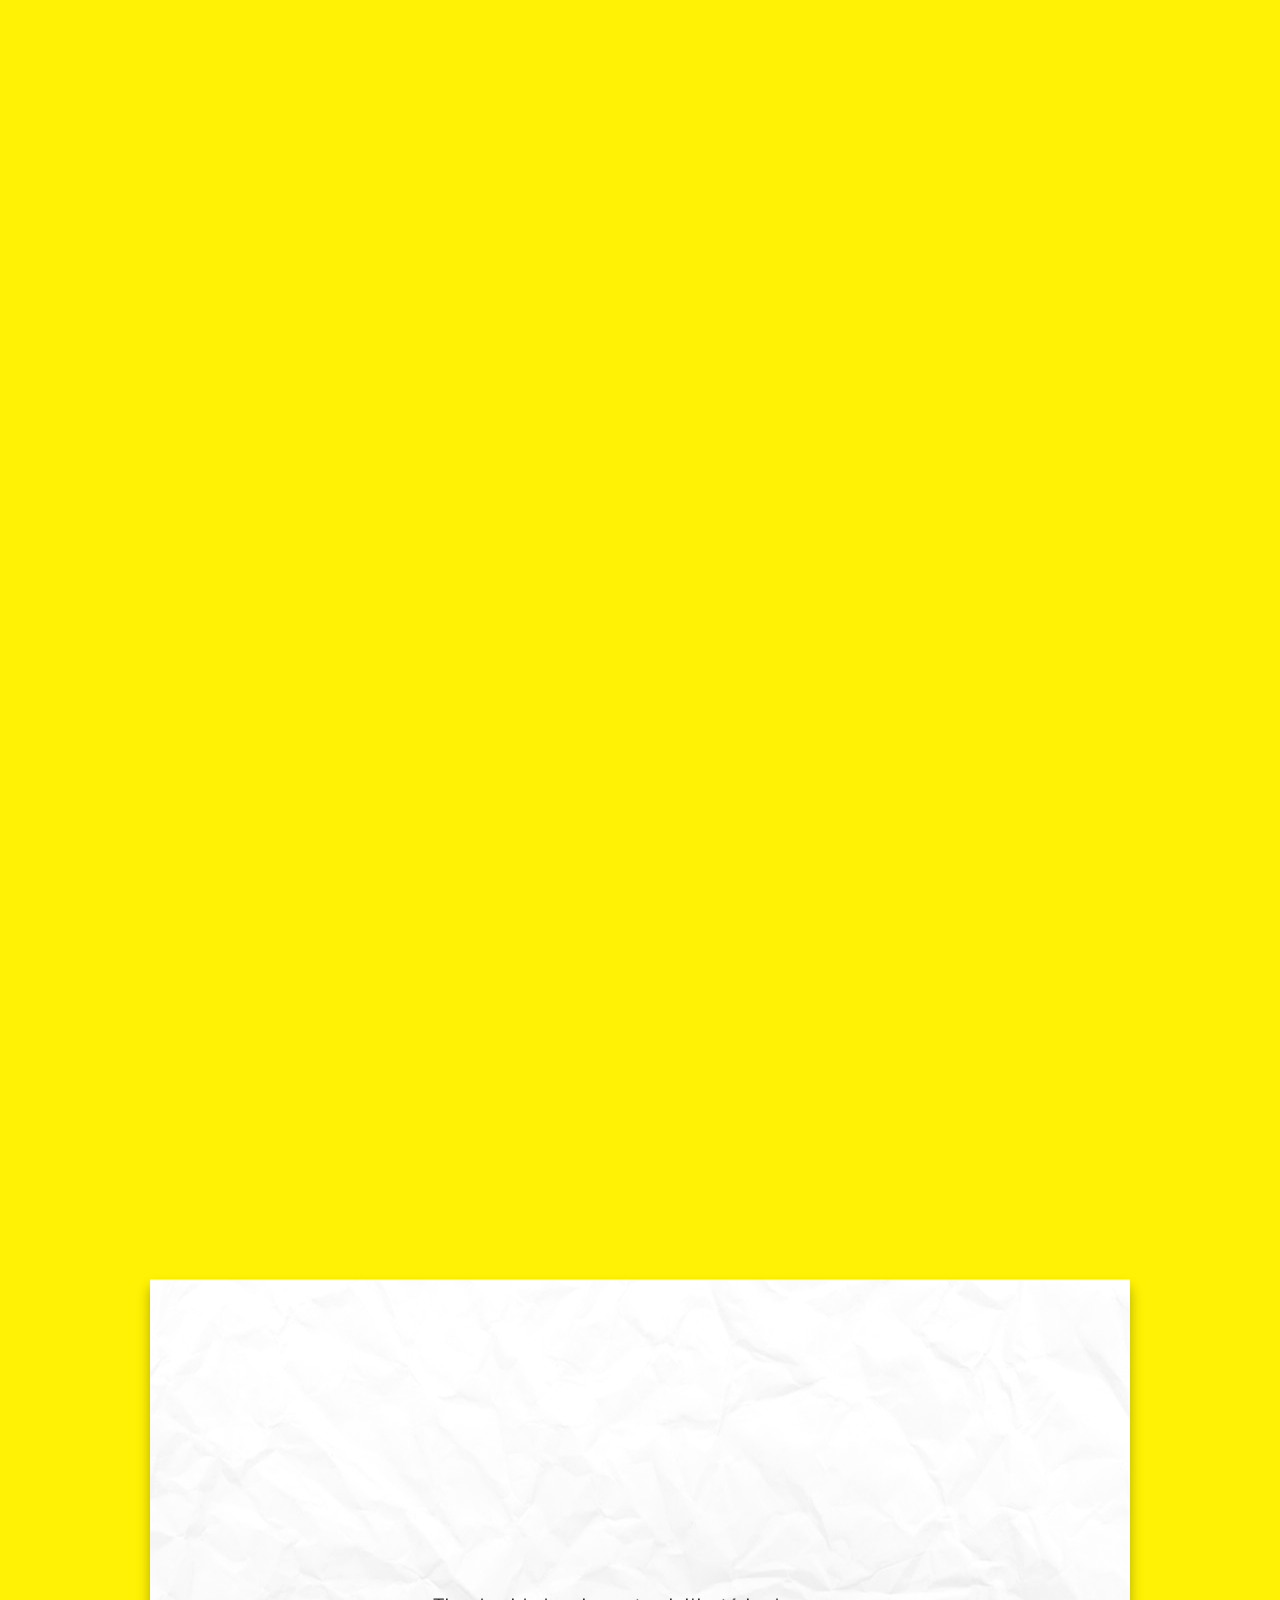
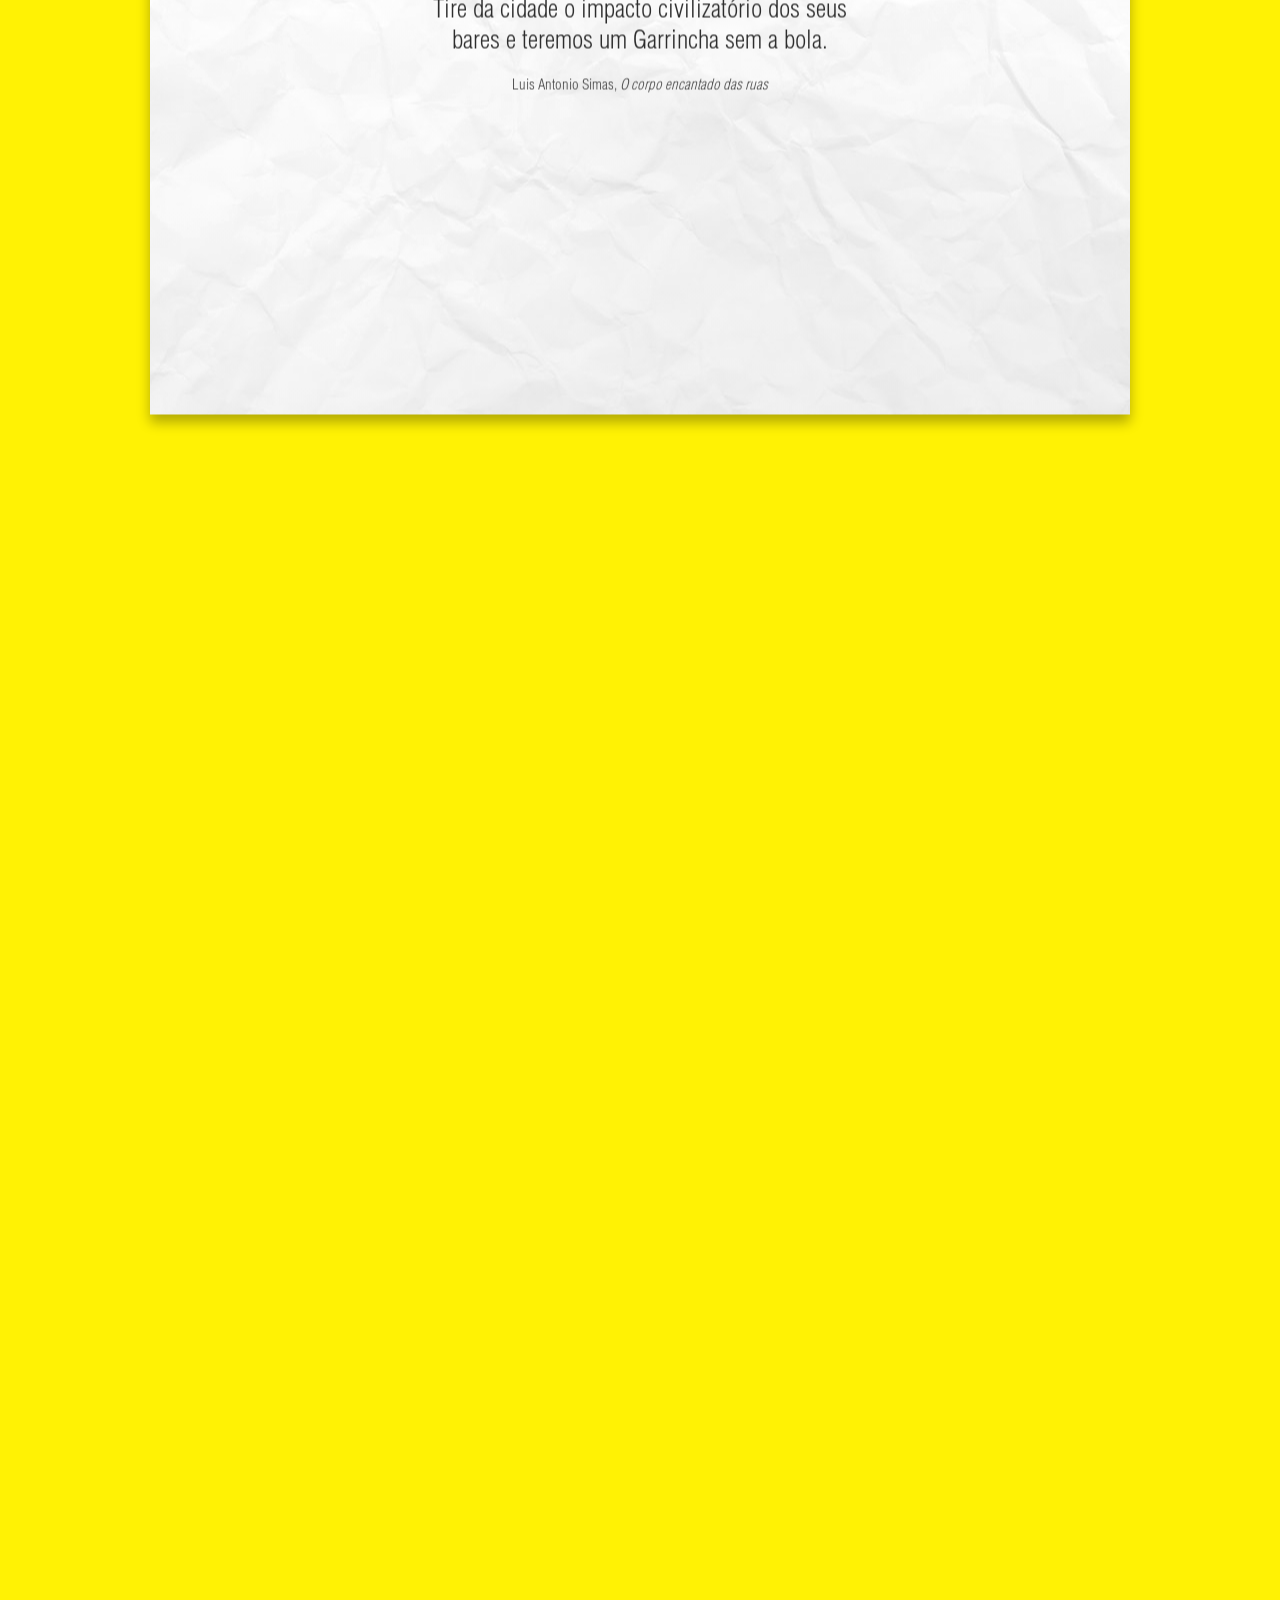
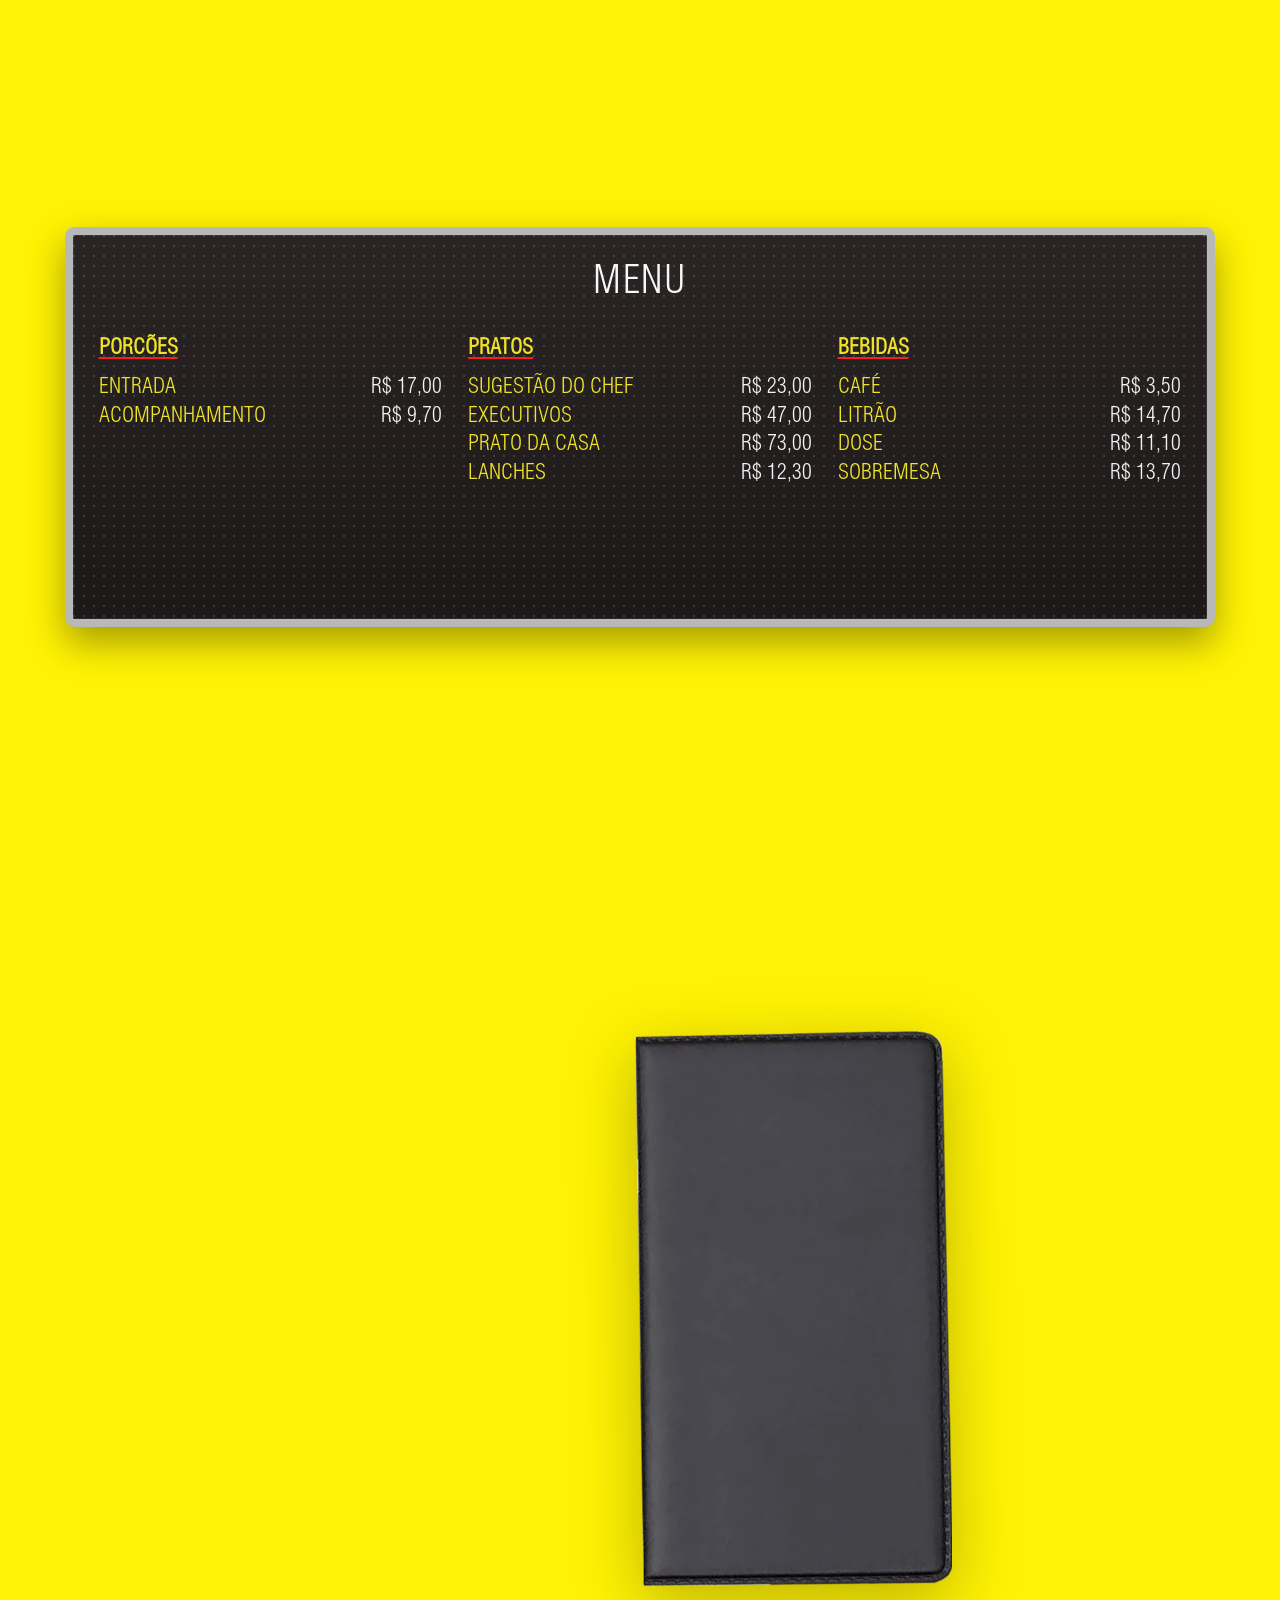
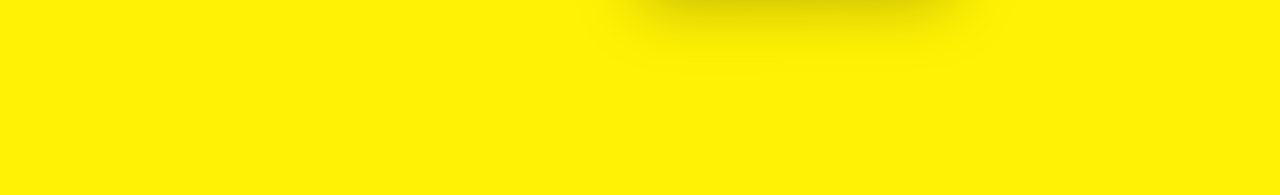
<file: index.html>
<!doctype html>
<html lang="en">
  <head>
    <meta charset="UTF-8" />
    <meta name="viewport" content="width=device-width, initial-scale=1.0" />
    <title>SAIDEIRA</title>
    <link rel="preconnect" href="https://fonts.googleapis.com" />
    <link rel="preconnect" href="https://fonts.gstatic.com" crossorigin />
    <link
      href="https://fonts.googleapis.com/css2?family=Archivo+Black&display=swap"
      rel="stylesheet"
    />
    <link rel="stylesheet" href="./styles.css" />
    <link rel="icon" type="image/png" href="./assets/favicon.png" />
  </head>
  <body>
    <main class="page page--home">
      <section class="hero" id="hero" aria-label="SAIDEIRA hero">
        <h1 class="hero-title">SAIDEIRA</h1>
        <canvas class="webgl" id="webgl" aria-hidden="true"></canvas>
      </section>

      <section class="scroll-space" aria-hidden="true"></section>

      <section class="image-section" id="garrincha">
        <div class="feature-card-stage">
          <figure class="feature-flip-card" data-flip-card>
            <div class="feature-card-face feature-card-front" aria-hidden="true">
              <div class="feature-paper">
                <div class="feature-paper-copy">
                  <p class="feature-paper-quote">
                    Tire da cidade o impacto civilizatório dos seus bares e teremos um Garrincha sem a bola.
                  </p>
                  <p class="feature-paper-credit">
                    Luis Antonio Simas, <em>O corpo encantado das ruas</em>
                  </p>
                </div>
              </div>
            </div>
            <div class="feature-card-face feature-card-back">
              <img class="feature-image" src="./assets/images/Garrincha.jpg" alt="Garrincha" />
            </div>
          </figure>
        </div>
      </section>

      <section class="blackboard-stage" id="menu-board" aria-label="Interactive menu board">
        <article class="menu-card" data-tilt-card>
          <header class="menu-header">MENU</header>

          <div class="menu-grid">
            <div class="menu-col">
              <h3>PORCÕES</h3>
              <p><a href="./entrada.html"><span>ENTRADA</span></a><strong>R$ 17,00</strong></p>
              <p><a href="./acompanhamento.html"><span>ACOMPANHAMENTO</span></a><strong>R$ 9,70</strong></p>

              <!-- <p><a href="https://www.uol.com.br/"><span>CAFE</span></a><strong>R$ 3,00</strong></p>
              <p><span>PINGADO</span><strong>R$ 5,00</strong></p>
              <p><span>CHOCOLATE</span><strong>R$ 5,50</strong></p>
              <p><span>PAO NA CHAPA</span><strong>R$ 2,50</strong></p>
              <p><span>PAO DE QUEIJO</span><strong>R$ 5,00</strong></p>
              <p><span>SALGADO</span><strong>R$ 3,00</strong></p> -->
            </div>

            <div class="menu-col">
              <h3>PRATOS</h3>
              <p><a href="./sugestao-do-chefe.html"><span>SUGESTÃO DO CHEF</span></a><strong>R$ 23,00</strong></p>
              <p><a href="./executivos.html"><span>EXECUTIVOS</span></a><strong>R$ 47,00</strong></p>
              <p><a href="./prato-da-casa.html"><span>PRATO DA CASA</span></a><strong>R$ 73,00</strong></p>
              <p><a href="./lanches.html"><span>LANCHES</span></a><strong>R$ 12,30</strong></p>
              <!-- <p><span>AMERICANO</span><strong>R$ 15,00</strong></p>
              <p><span>BAURU</span><strong>R$ 12,00</strong></p>
              <p><span>XBURGUER</span><strong>R$ 15,50</strong></p>
              <p><span>XBACON</span><strong>R$ 17,50</strong></p>
              <p><span>XTUDO</span><strong>R$ 19,50</strong></p>
              <p><span>HOT DOG</span><strong>R$ 12,00</strong></p> -->
            </div>

            <div class="menu-col">
              <h3>BEBIDAS</h3>
              <p><a href="./cafe.html"><span>CAFÉ</span></a><strong>R$ 3,50</strong></p>
              <p><a href="./litrao.html"><span>LITRÃO</span></a><strong>R$ 14,70</strong></p>
              <p><a href="./dose.html"><span>DOSE</span></a><strong>R$ 11,10</strong></p>
              <p><a href="./sobremesa.html"><span>SOBREMESA</span></a><strong>R$ 13,70</strong></p>
              <!-- <p><span>CALABRESA</span><strong>R$ 25,00</strong></p>
              <p><span>FRITAS</span><strong>R$ 21,00</strong></p>
              <p><span>FRANGO</span><strong>R$ 22,00</strong></p>
              <p><span>FRIOS</span><strong>R$ 20,00</strong></p>
              <p><span>PEIXE</span><strong>R$ 25,00</strong></p> -->
            </div>
          </div>
        </article>
      </section>

      <section class="receipt-stage" id="receipt-section" aria-label="Porta-conta">
        <figure class="porta-conta-book">
          <img
            class="porta-conta-closed"
            src="./assets/porta-conta-fechado.png"
            alt="Porta-conta fechado"
          />
          <img
            class="porta-conta-open"
            src="./assets/porta-conta-aberto.png"
            alt="Porta-conta aberto"
          />
          <img
            class="porta-conta-flap"
            src="./assets/porta-conta-aba.png"
            alt=""
            aria-hidden="true"
          />
          <div class="receipt" aria-hidden="true">
            <div class="receipt-title">Conta Bibliográfica</div>
            <br>
            ADÃO, Kleber do Sacramento. <strong>O botequim e a geografia do ócio na paisagem compartimentada da cidade.</strong> São João del Rei: FES, 1998.
            <br><br>
            ARGAN, Giulio Carlo. <strong>Sobre a Tipologia em Arquitetura,</strong> 1963. In: NESBITT, Kate (org-). <strong>Nova Agenda para a Arquitetura. Antologia Teorica 1965-1995.</strong> São Paulo: Cosac Naify, 2006.
            <br><br>
            AUGÉ, Marc. <strong>Não-lugares.</strong> Campinas: Papirus, 1994.
            <br><br>
            BACHELARD, Gaston. <strong>A poética do espaço.</strong> São Paulo: Martins Fontes, 1993.
            <br><br>
            BARRAL, Gilberto Luiz Lima. <strong>Nos bares da cidade azer e sociabilidade em Brasília.</strong> Brasília: UnB, 2012. Tese de doutorado.
            <br><br>
            BAUDRILLARD, Jean. <strong>Simulacros e Simulação.</strong> Lisboa: Relógio d'Água, 1991.
            <br><br>
            BENJANIN, Walter. <strong>Rua de mão única.</strong> São Paulo: Editora Brasiliense, 1987.
            <br><br>
            ISEKI, Yu. KAIJIMA, Momoyo. STALDER, Laurent. <strong>Architectural Wthnography.</strong> Tokyo: TOTO Publishing, 2018.
            <br><br>
            JACOBS, Jane. <strong>Morte e vida de grandes cidades.</strong> São Paulo: Martins Fontes, 2000.
            <br><br>
            KAIJIMA, Momoyo. KURODA, Junzo. TSUKAMOTO, Yoshiharu. <strong>Made in Toxyo.</strong> Tokyo: Kajima Institute, 2001.
            <br><br>
            KAIJIMA, Momoyo. TSUKAMOTO, Yoshiharu. <strong>behaviorology.</strong> Nova York: Rizzoli International Publications, 2010.
            <br><br>
            KAISER, Klara. MORI, Koiti. <strong>Bares de Sao Paulo.</strong> Revista Desenho, n.2. São Paulo, mar. 1970.
            <br><br>
            MAGNANI, José Guilherme Cantor. <strong>Lazer dos Trabalhadores.</strong> Revista São Paulo em Perspectiva, n.2. p. 37-39. São Paulo, jul. 1988.
            <br><br>
            SCHMID, Christian. <strong>A teoria da produção de espaço de Henry Lefebore: em direção a uma dialética tridimensional.</strong> Tradução de Marta Marques. Revista GEOUSP - espaço e tempo, n.32. p. 89-109. São Paulo, 2012.
            <br><br>
            SILVA, Luiz Antonio Machado da. <strong>0 Significado do Botequim,</strong> 1969. In: KOVARIC, Lucio (org.). <strong>Cidades: usos e abusos.</strong> São Paulo: Editora Brasiliense, 1978.
            <br><br>
            SIMAS, Luiz Antonio. <strong>O corpo encantado das ruas.</strong> Rio de Janeiro: Civilização Brasileira, 2019.
            <br><br>
            TOLEDO, Luiz Henrique de. <strong>Lógicas no Futebol.</strong> São Paulo: FFLCH-USP, 2000. Tese de doutorado.
            <br><br>
            TSCHUMI, Bernard. <strong>Architecture and Disjunction.</strong> Cambridge: The MIT Press, 1996.
            <br><br>
            TSCHUMI, Bernard. <strong>Arquitetura e Limites I, II e III,</strong> 1980. In: NESBITT, Kate (org.). <strong>Uma Nova Agenda para a Arquitetura. Antologia Teorica 1965-1995.</strong> São Paulo: Cosac Naify, 2006.
            <br><br>
            <strong>Encruzilhadas #05</strong> Boteco. Gabriela Moreira e Luiz Antonio Simas. Rio de Janeiro：Central3, 02 set. 2019. Podcast. Disponivel em: Spotify - Acesso em: 27 out. 2019.
          </div>
        </figure>
      </section>
    </main>

    <template id="receipt-template">
      <div class="receipt-title">Conta Bibliográfica</div>
      <br>
      ADÃO, Kleber do Sacramento. <strong>O botequim e a geografia do ócio na paisagem compartimentada da cidade.</strong> São João del Rei: FES, 1998.
      <br><br>
      ARGAN, Giulio Carlo. <strong>Sobre a Tipologia em Arquitetura,</strong> 1963. In: NESBITT, Kate (org-). <strong>Nova Agenda para a Arquitetura. Antologia Teorica 1965-1995.</strong> São Paulo: Cosac Naify, 2006.
      <br><br>
      AUGÉ, Marc. <strong>Não-lugares.</strong> Campinas: Papirus, 1994.
      <br><br>
      BACHELARD, Gaston. <strong>A poética do espaço.</strong> São Paulo: Martins Fontes, 1993.
      <br><br>
      BARRAL, Gilberto Luiz Lima. <strong>Nos bares da cidade azer e sociabilidade em Brasília.</strong> Brasília: UnB, 2012. Tese de doutorado.
      <br><br>
      BAUDRILLARD, Jean. <strong>Simulacros e Simulação.</strong> Lisboa: Relógio d'Água, 1991.
      <br><br>
      BENJANIN, Walter. <strong>Rua de mão única.</strong> São Paulo: Editora Brasiliense, 1987.
      <br><br>
      ISEKI, Yu. KAIJIMA, Momoyo. STALDER, Laurent. <strong>Architectural Wthnography.</strong> Tokyo: TOTO Publishing, 2018.
      <br><br>
      JACOBS, Jane. <strong>Morte e vida de grandes cidades.</strong> São Paulo: Martins Fontes, 2000.
      <br><br>
      KAIJIMA, Momoyo. KURODA, Junzo. TSUKAMOTO, Yoshiharu. <strong>Made in Toxyo.</strong> Tokyo: Kajima Institute, 2001.
      <br><br>
      KAIJIMA, Momoyo. TSUKAMOTO, Yoshiharu. <strong>behaviorology.</strong> Nova York: Rizzoli International Publications, 2010.
      <br><br>
      KAISER, Klara. MORI, Koiti. <strong>Bares de Sao Paulo.</strong> Revista Desenho, n.2. São Paulo, mar. 1970.
      <br><br>
      MAGNANI, José Guilherme Cantor. <strong>Lazer dos Trabalhadores.</strong> Revista São Paulo em Perspectiva, n.2. p. 37-39. São Paulo, jul. 1988.
      <br><br>
      SCHMID, Christian. <strong>A teoria da produção de espaço de Henry Lefebore: em direção a uma dialética tridimensional.</strong> Tradução de Marta Marques. Revista GEOUSP - espaço e tempo, n.32. p. 89-109. São Paulo, 2012.
      <br><br>
      SILVA, Luiz Antonio Machado da. <strong>0 Significado do Botequim,</strong> 1969. In: KOVARIC, Lucio (org.). <strong>Cidades: usos e abusos.</strong> São Paulo: Editora Brasiliense, 1978.
      <br><br>
      SIMAS, Luiz Antonio. <strong>O corpo encantado das ruas.</strong> Rio de Janeiro: Civilização Brasileira, 2019.
      <br><br>
      TOLEDO, Luiz Henrique de. <strong>Lógicas no Futebol.</strong> São Paulo: FFLCH-USP, 2000. Tese de doutorado.
      <br><br>
      TSCHUMI, Bernard. <strong>Architecture and Disjunction.</strong> Cambridge: The MIT Press, 1996.
      <br><br>
      TSCHUMI, Bernard. <strong>Arquitetura e Limites I, II e III,</strong> 1980. In: NESBITT, Kate (org.). <strong>Uma Nova Agenda para a Arquitetura. Antologia Teorica 1965-1995.</strong> São Paulo: Cosac Naify, 2006.
      <br><br>
      <strong>Encruzilhadas #05</strong> Boteco. Gabriela Moreira e Luiz Antonio Simas. Rio de Janeiro：Central3, 02 set. 2019. Podcast. Disponivel em: <a href="https://open.spotify.com/episode/3NLmXfwWmBGoLy9HaW3xRk?si=db21d1a330f14254" target="_blank">Spotify</a> - Acesso em: 27 out. 2019.
    </template>

    <div class="receipt-modal" id="receipt-modal" hidden>
      <div class="receipt-modal__backdrop" data-receipt-close></div>
      <div
        class="receipt-modal__dialog"
        role="dialog"
        aria-modal="true"
        aria-labelledby="receipt-modal-title"
      >
        <div class="receipt-modal__paper">
          <div class="receipt-modal__content" id="receipt-modal-content"></div>
        </div>
      </div>
    </div>

    <script type="module" src="./main.js"></script>
    <script src="./menu-card.js"></script>
    <script src="./garrincha-flip.js"></script>
    <script src="./receipt-modal.js"></script>
  </body>
</html>
</file>
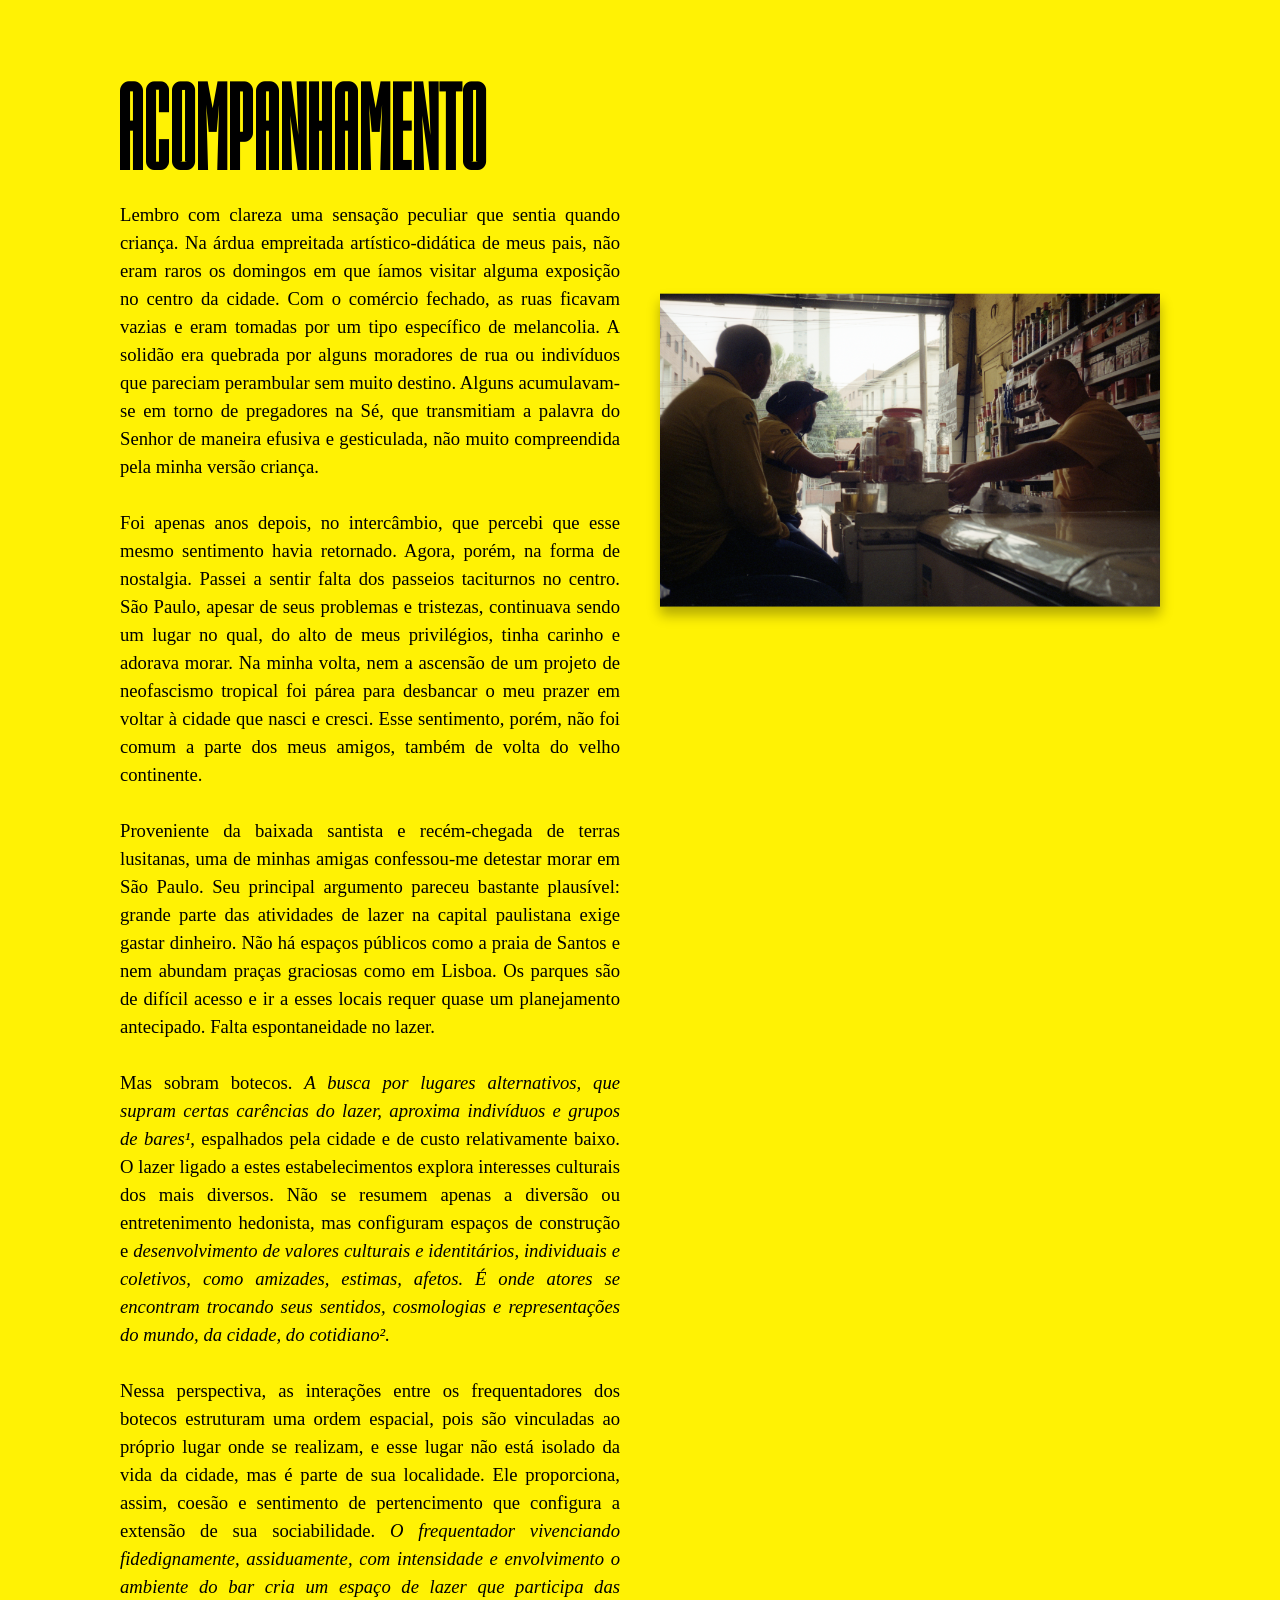
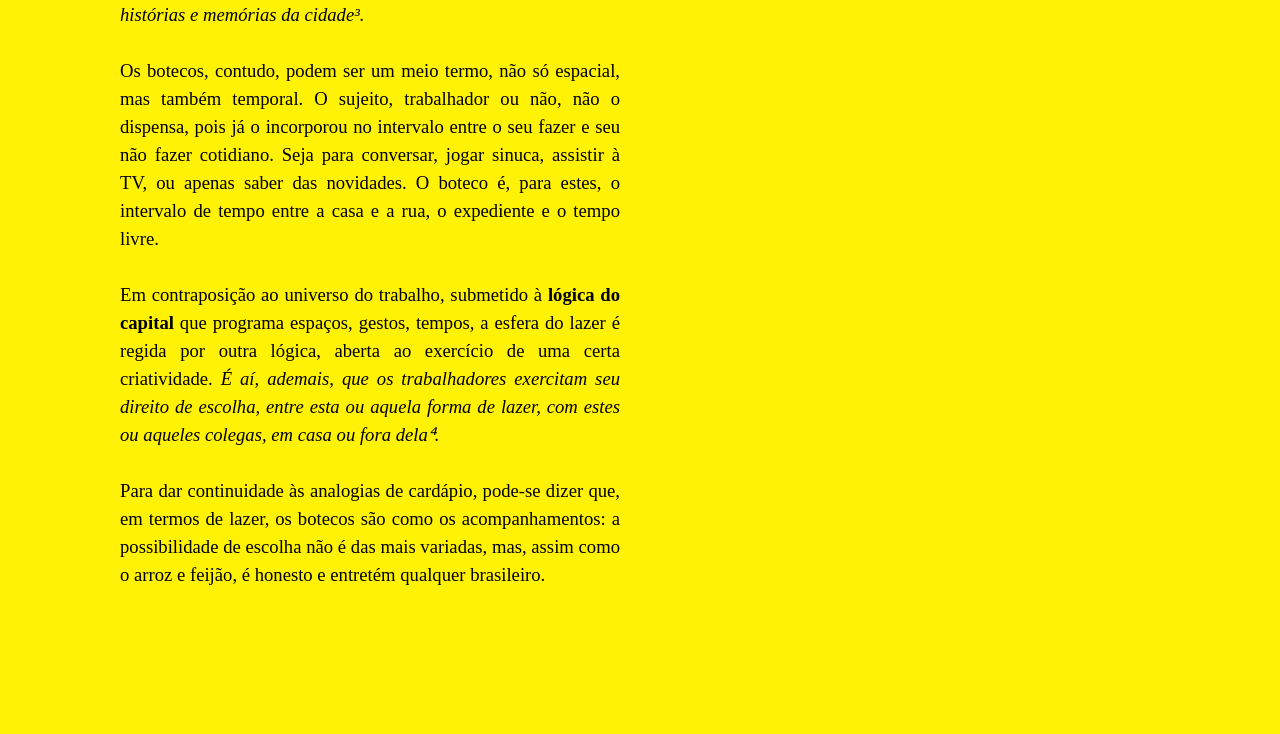
<file: acompanhamento.html>
<!doctype html>
<html lang="en">
  <head>
    <meta charset="UTF-8" />
    <meta name="viewport" content="width=device-width, initial-scale=1.0" />
    <title>SAIDEIRA | Acompanhamento</title>
    <link rel="preconnect" href="https://fonts.googleapis.com" />
    <link rel="preconnect" href="https://fonts.gstatic.com" crossorigin />
    <link
      href="https://fonts.googleapis.com/css2?family=Archivo+Black&display=swap"
      rel="stylesheet"
    />
    <link rel="stylesheet" href="./styles.css" />
    <link rel="icon" type="image/png" href="./assets/favicon.png" />
  </head>
  <body>
    <main class="page page--reading">
      <div class="reading-page-layout">
        <section class="reading-section" id="reading">
          <h2 class="reading-title">Acompanhamento</h2>
           <p>
            Lembro com clareza uma sensação peculiar que sentia quando criança. Na árdua empreitada artístico-didática de meus pais, não eram raros os domingos em que íamos visitar alguma exposição no centro da cidade. Com o comércio fechado, as ruas ficavam vazias e eram tomadas por um tipo específico de melancolia. A solidão era quebrada por alguns moradores de rua ou indivíduos que pareciam perambular sem muito destino. Alguns acumulavam-se em torno de pregadores na Sé, que transmitiam a palavra do Senhor de maneira efusiva e gesticulada, não muito compreendida pela minha versão criança.
            <br>
            <br>
            Foi apenas anos depois, no intercâmbio, que percebi que esse mesmo sentimento havia retornado. Agora, porém, na forma de nostalgia. Passei a sentir falta dos passeios taciturnos no centro. São Paulo, apesar de seus problemas e tristezas, continuava sendo um lugar no qual, do alto de meus privilégios, tinha carinho e adorava morar. Na minha volta, nem a ascensão de um projeto de neofascismo tropical foi párea para desbancar o meu prazer em voltar à cidade que nasci e cresci. Esse sentimento, porém, não foi comum a parte dos meus amigos, também de volta do velho continente.
            <br>
            <br>
            Proveniente da baixada santista e recém-chegada de terras lusitanas, uma de minhas amigas confessou-me detestar morar em São Paulo. Seu principal argumento pareceu bastante plausível: grande parte das atividades de lazer na capital paulistana exige gastar dinheiro. Não há espaços públicos como a praia de Santos e nem abundam praças graciosas como em Lisboa. Os parques são de difícil acesso e ir a esses locais requer quase um planejamento antecipado. Falta espontaneidade no lazer.
            <br>
            <br>
            Mas sobram botecos. <i data-guardanapo-text='BARRAL, 2012, p. 205.'>A busca por lugares alternativos, que supram certas carências do lazer, aproxima indivíduos e grupos de bares¹</i>, espalhados pela cidade e de custo relativamente baixo. O lazer ligado a estes estabelecimentos explora interesses culturais dos mais diversos. Não se resumem apenas a diversão ou entretenimento hedonista, mas configuram espaços de construção e <i data-guardanapo-text='BARRAL, 2012, p. 206.'>desenvolvimento de valores culturais e identitários, individuais e coletivos, como amizades, estimas, afetos. É onde atores se encontram trocando seus sentidos, cosmologias e representações do mundo, da cidade, do cotidiano².</i>
            <br>
            <br>
            Nessa perspectiva, as interações entre os frequentadores dos botecos estruturam uma ordem espacial, pois são vinculadas ao próprio lugar onde se realizam, e esse lugar não está isolado da vida da cidade, mas é parte de sua localidade. Ele proporciona, assim, coesão e sentimento de pertencimento que configura a extensão de sua sociabilidade. <i data-guardanapo-text='BARRAL, 2012, p. 182.'>O frequentador vivenciando fidedignamente, assiduamente, com intensidade e envolvimento o ambiente do bar cria um espaço de lazer que participa das histórias e memórias da cidade³.</i>
            <br>
            <br>
            Os botecos, contudo, podem ser um meio termo, não só espacial, mas também temporal. O sujeito, trabalhador ou não, não o dispensa, pois já o incorporou no intervalo entre o seu fazer e seu não fazer cotidiano. Seja para conversar, jogar sinuca, assistir à TV, ou apenas saber das novidades. O boteco é, para estes, o intervalo de tempo entre a casa e a rua, o expediente e o tempo livre.
            <br>
            <br>
            Em contraposição ao universo do trabalho, submetido à <strong>lógica do capital</strong> que programa espaços, gestos, tempos, a esfera do lazer é regida por outra lógica, aberta ao exercício de uma certa criatividade. <i data-guardanapo-text='MAGNANI, 1988, p. 39.'>É aí, ademais, que os trabalhadores exercitam seu direito de escolha, entre esta ou aquela forma de lazer, com estes ou aqueles colegas, em casa ou fora dela⁴.</i>
            <br>
            <br>
            Para dar continuidade às analogias de cardápio, pode-se dizer que, em termos de lazer, os botecos são como os acompanhamentos: a possibilidade de escolha não é das mais variadas, mas, assim como o arroz e feijão, é honesto e entretém qualquer brasileiro.
          </p>
        </section>

        <section class="reading-image-section">
          <img class="reading-image" src="./assets/images/Acompanhamento.jpg" alt="">
        </section>
      </div>
    </main>

    <div class="guardanapo-cursor" data-guardanapo aria-hidden="true">
      <img src="./assets/guardanapo.png" alt="" />
      <p data-guardanapo-label></p>
    </div>

    <script src="./guardanapo-hover.js"></script>
    <script src="./reading-image-tilt.js"></script>
  </body>
</html>
</file>
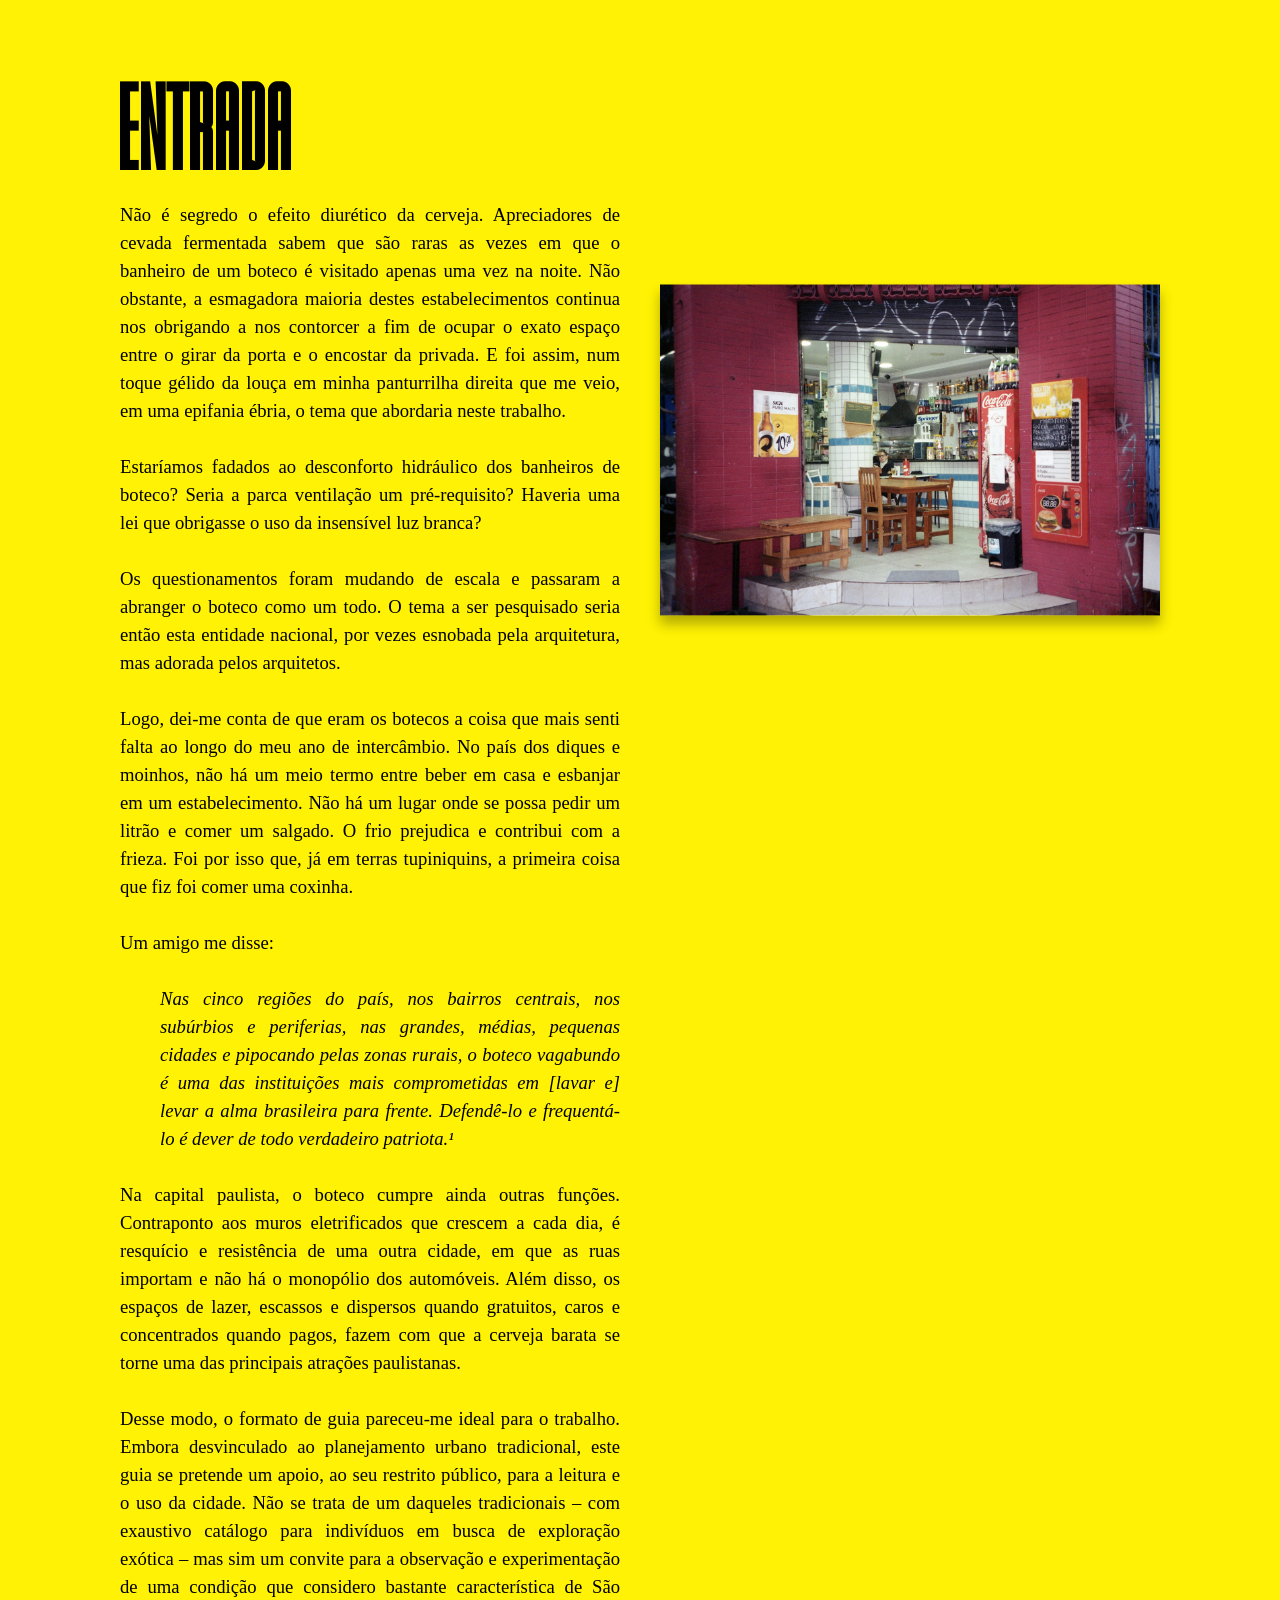
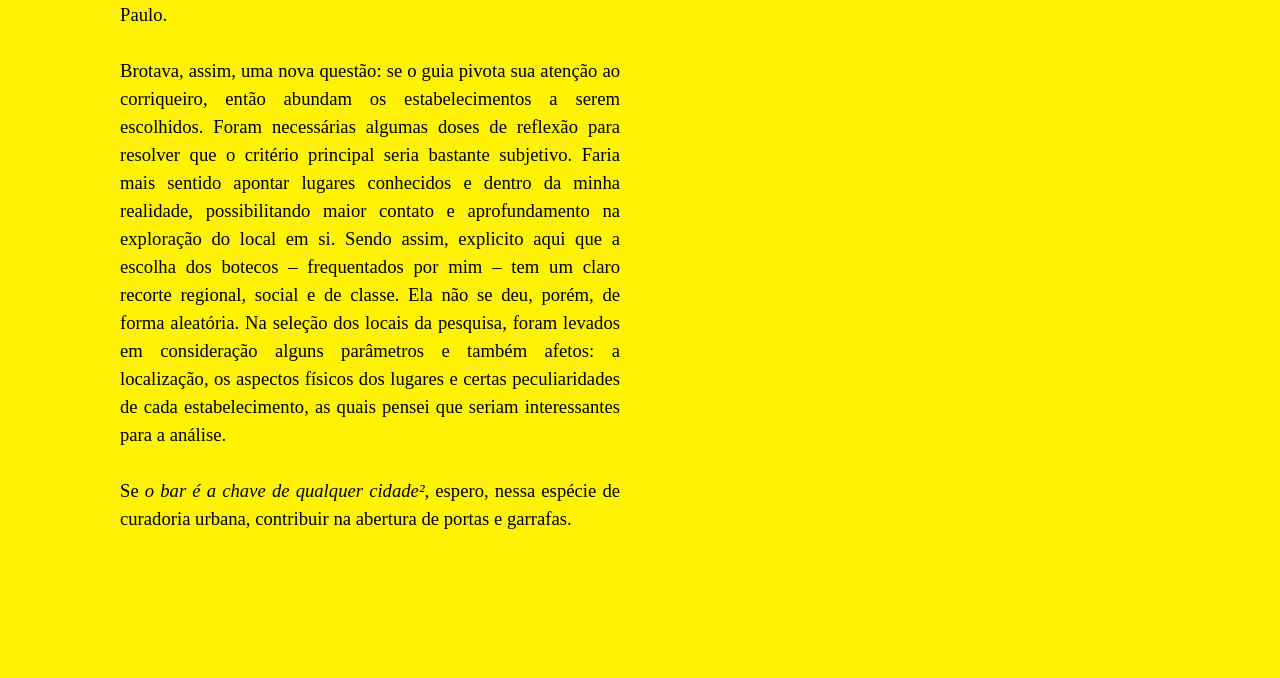
<file: entrada.html>
<!doctype html>
<html lang="en">
  <head>
    <meta charset="UTF-8" />
    <meta name="viewport" content="width=device-width, initial-scale=1.0" />
    <title>SAIDEIRA | Entrada</title>
    <link rel="preconnect" href="https://fonts.googleapis.com" />
    <link rel="preconnect" href="https://fonts.gstatic.com" crossorigin />
    <link
      href="https://fonts.googleapis.com/css2?family=Archivo+Black&display=swap"
      rel="stylesheet"
    />
    <link rel="stylesheet" href="./styles.css" />
    <link rel="icon" type="image/png" href="./assets/favicon.png" />
  </head>
  <body>
    <main class="page page--reading">
      <div class="reading-page-layout">
        <section class="reading-section" id="reading">
          <h2 class="reading-title">Entrada</h2>
          <p>
            Não é segredo o efeito diurético da cerveja. Apreciadores de cevada fermentada sabem que são raras as vezes em que o banheiro de um boteco é visitado apenas uma vez na noite. Não obstante, a esmagadora maioria destes estabelecimentos continua nos obrigando a nos contorcer a fim de ocupar o exato espaço entre o girar da porta e o encostar da privada. E foi assim, num toque gélido da louça em minha panturrilha direita que me veio, em uma epifania ébria, o tema que abordaria neste trabalho.
            <br>
            <br>
            Estaríamos fadados ao desconforto hidráulico dos banheiros de boteco? Seria a parca ventilação um pré-requisito? Haveria uma lei que obrigasse o uso da insensível luz branca?
            <br>
            <br>
            Os questionamentos foram mudando de escala e passaram a abranger o boteco como um todo. O tema a ser pesquisado seria então esta entidade nacional, por vezes esnobada pela arquitetura, mas adorada pelos arquitetos.
            <br>
            <br>
            Logo, dei-me conta de que eram os botecos a coisa que mais senti falta ao longo do meu ano de intercâmbio. No país dos diques e moinhos, não há um meio termo entre beber em casa e esbanjar em um estabelecimento. Não há um lugar onde se possa pedir um litrão e comer um salgado. O frio prejudica e contribui com a frieza. Foi por isso que, já em terras tupiniquins, a primeira coisa que fiz foi comer uma coxinha.
            <br>
            <br>
            Um amigo me disse:
            <br>
            <br>
            <quote><i data-guardanapo-text='Gabriel Mardegan - psicólogo, cientista político e parceiro de remo'>Nas cinco regiões do país, nos bairros centrais, nos subúrbios e periferias, nas grandes, médias, pequenas cidades e pipocando pelas zonas rurais, o boteco vagabundo é uma das instituições mais comprometidas em [lavar e] levar a alma brasileira para frente. Defendê-lo e frequentá-lo é dever de todo verdadeiro patriota.¹</i></quote>

            <br>
            Na capital paulista, o boteco cumpre ainda outras funções. Contraponto aos muros eletrificados que crescem a cada dia, é resquício e resistência de uma outra cidade, em que as ruas importam e não há o monopólio dos automóveis. Além disso, os espaços de lazer, escassos e dispersos quando gratuitos, caros e concentrados quando pagos, fazem com que a cerveja barata se torne uma das principais atrações paulistanas.
            <br>
            <br>
            Desse modo, o formato de guia pareceu-me ideal para o trabalho. Embora desvinculado ao planejamento urbano tradicional, este guia se pretende um apoio, ao seu restrito público, para a leitura e o uso da cidade. Não se trata de um daqueles tradicionais – com exaustivo catálogo para indivíduos em busca de exploração exótica – mas sim um convite para a observação e experimentação de uma condição que considero bastante característica de São Paulo.
            <br>
            <br>
            Brotava, assim, uma nova questão: se o guia pivota sua atenção ao corriqueiro, então abundam os estabelecimentos a serem escolhidos. Foram necessárias algumas doses de reflexão para resolver que o critério principal seria bastante subjetivo. Faria mais sentido apontar lugares conhecidos e dentro da minha realidade, possibilitando maior contato e aprofundamento na exploração do local em si. Sendo assim, explicito aqui que a escolha dos botecos – frequentados por mim – tem um claro recorte regional, social e de classe. Ela não se deu, porém, de forma aleatória. Na seleção dos locais da pesquisa, foram levados em consideração alguns parâmetros e também afetos: a localização, os aspectos físicos dos lugares e certas peculiaridades de cada estabelecimento, as quais pensei que seriam interessantes para a análise.
            <br>
            <br>
            Se <i data-guardanapo-text='Walter Benjamin, Rua de mão única, 1979'>o bar é a chave de qualquer cidade²,</i> espero, nessa espécie de curadoria urbana, contribuir na abertura de portas e garrafas.
          </p>
        </section>

        <section class="reading-image-section">
          <a href="https://www.behance.net/gallery/226569741/Lanchonetes-Paulistanas-Fotolivro" target="_blank"><img class="reading-image" src="./assets/images/Entrada.jpg" alt="Foto analógica da entrada de um boteco, com uma parede de azulejos vermelhos em cada lado e cartazes de preços colados. No interior, uma mesa de madeira, uma geladeira, o balcão e prateleiras com bebidas."></a>
        </section>
      </div>
    </main>

    <div class="guardanapo-cursor" data-guardanapo aria-hidden="true">
      <img src="./assets/guardanapo.png" alt="" />
      <p data-guardanapo-label></p>
    </div>

    <script src="./guardanapo-hover.js"></script>
    <script src="./reading-image-tilt.js"></script>
  </body>
</html>
</file>
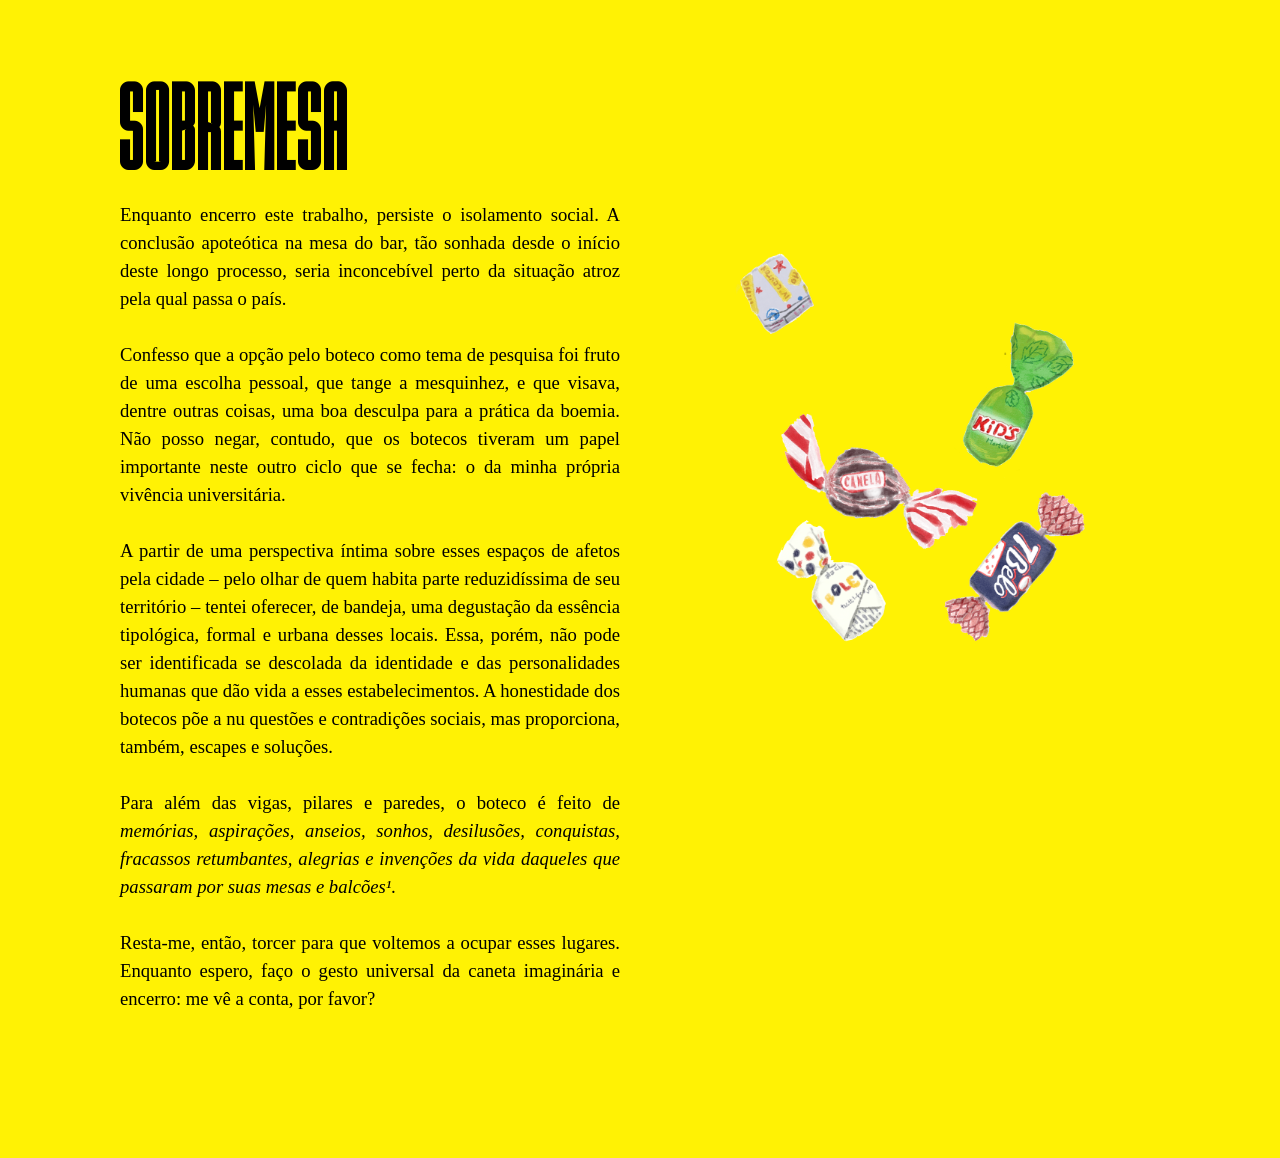
<file: sobremesa.html>
<!doctype html>
<html lang="en">
  <head>
    <meta charset="UTF-8" />
    <meta name="viewport" content="width=device-width, initial-scale=1.0" />
    <title>SAIDEIRA | Sobremesa</title>
    <link rel="preconnect" href="https://fonts.googleapis.com" />
    <link rel="preconnect" href="https://fonts.gstatic.com" crossorigin />
    <link
      href="https://fonts.googleapis.com/css2?family=Archivo+Black&display=swap"
      rel="stylesheet"
    />
    <link rel="stylesheet" href="./styles.css" />
    <link rel="icon" type="image/png" href="./assets/favicon.png" />
  </head>
  <body class="page-sobremesa">
    <main class="page page--reading">
      <div class="reading-page-layout">
        <section class="reading-section" id="reading">
          <h2 class="reading-title">Sobremesa</h2>
           <p>
            Enquanto encerro este trabalho, persiste o isolamento social. A conclusão apoteótica na mesa do bar, tão sonhada desde o início deste longo processo, seria inconcebível perto da situação atroz pela qual passa o país.
            <br>
            <br>
            Confesso que a opção pelo boteco como tema de pesquisa foi fruto de uma escolha pessoal, que tange a mesquinhez, e que visava, dentre outras coisas, uma boa desculpa para a prática da boemia. Não posso negar, contudo, que os botecos tiveram um papel importante neste outro ciclo que se fecha: o da minha própria vivência universitária.
            <br>
            <br>
            A partir de uma perspectiva íntima sobre esses espaços de afetos pela cidade – pelo olhar de quem habita parte reduzidíssima de seu território – tentei oferecer, de bandeja, uma degustação da essência tipológica, formal e urbana desses locais. Essa, porém, não pode ser identificada se descolada da identidade e das personalidades humanas que dão vida a esses estabelecimentos. A honestidade dos botecos põe a nu questões e contradições sociais, mas proporciona, também, escapes e soluções.
            <br>
            <br>
            Para além das vigas, pilares e paredes, o boteco é feito de <i data-guardanapo-text='SIMAS, 2019, p. 90.'>memórias, aspirações, anseios, sonhos, desilusões, conquistas, fracassos retumbantes, alegrias e invenções da vida daqueles que passaram por suas mesas e balcões¹.</i>
            <br>
            <br>
            Resta-me, então, torcer para que voltemos a ocupar esses lugares. Enquanto espero, faço o gesto universal da caneta imaginária e encerro: me vê a conta, por favor?
          </p>
        </section>

        <section class="reading-image-section">
          <img class="reading-image" src="./assets/images/Balas.png" alt="" style="width: 70%;">
        </section>
      </div>
    </main>

    <div class="guardanapo-cursor" data-guardanapo aria-hidden="true">
      <img src="./assets/guardanapo.png" alt="" />
      <p data-guardanapo-label></p>
    </div>

    <script src="./guardanapo-hover.js"></script>
  </body>
</html>
</file>
<file: styles.css>
:root {
  --bg: #fff204;
  --ink: #000000;
}

@font-face {
  font-family: "Helvetica LT Light Condensed";
  src: url("./fonts/HelveticaLTStd-LightCond.otf") format("opentype");
  font-style: normal;
  font-weight: 300;
  font-display: swap;
}

@font-face {
  font-family: "Gluten";
  src: url("./fonts/Gluten-Light.ttf") format("truetype");
  font-weight: 200;
  font-style: normal;
  font-display: swap;
}

@font-face {
  font-family: "Merchant";
  src: url("./fonts/Merchant-Copy.ttf") format("truetype");
  font-weight: 400;
  font-style: normal;
  font-display: swap;
}

@font-face {
  font-family: "Lion and Hare";
  src: url("./fonts/LionandHare-Regular.otf") format("opentype");
  font-weight: 400;
  font-style: normal;
  font-display: swap;
}

* {
  box-sizing: border-box;
}

html,
body {
  margin: 0;
  min-height: 100%;
}

body {
  background: var(--bg);
  color: var(--ink);
  font-family: "Lion and Hare", "Archivo Black", "Arial Black", "Helvetica Neue", Arial, sans-serif;
}

.page {
  min-height: 100%;
}

.page--home {
  min-height: 240vh;
}

.hero {
  position: sticky;
  top: 0;
  width: 100%;
  height: 100vh;
  overflow: hidden;
  display: grid;
  place-items: center;
  opacity: 1;
  will-change: opacity;
}

.hero-title {
  margin: 0;
  color: var(--ink);
  font-size: clamp(3.2rem, 16vw, 15rem);
  letter-spacing: 0.02em;
  line-height: 0.88;
  text-align: center;
  z-index: 1;
  pointer-events: none;
  text-transform: uppercase;
  opacity: 0.001;
}

.webgl {
  position: absolute;
  inset: 0;
  width: 100vw;
  height: 100vh;
  display: block;
  z-index: 2;
  pointer-events: none;
  mix-blend-mode: normal;
}

.scroll-space {
  height: 75vh;
}

.image-section {
  min-height: 180vh;
  padding: 8vh 4vw;
  position: relative;
}

.feature-card-stage {
  position: sticky;
  top: 50vh;
  transform: translateY(-50%);
  display: grid;
  place-items: center;
  perspective: 1800px;
}

.feature-flip-card {
  margin: 0;
  width: min(84vw, 980px);
  aspect-ratio: 4 / 3;
  position: relative;
  transform-style: preserve-3d;
  transform: rotateY(calc(var(--flip-progress, 0) * 180deg));
  will-change: transform;
}

.feature-card-face {
  position: absolute;
  inset: 0;
  backface-visibility: hidden;
  -webkit-backface-visibility: hidden;
  overflow: hidden;
  box-shadow: 0 8px 12px rgba(0, 0, 0, 0.3);
}

.feature-card-front {
  background: #fff204;
}

.feature-paper {
  width: 100%;
  height: 100%;
  padding: clamp(2rem, 5vw, 4.5rem);
  display: flex;
  align-items: center;
  justify-content: center;
  background-color: #eadfb0;
  background-image:
    linear-gradient(180deg, rgba(255, 255, 255, 0.32), rgba(0, 0, 0, 0.06)),
    url("./assets/paper-texture.jpg");
  background-repeat: no-repeat, repeat;
  background-size: cover, auto;
  background-position: center, center;
  filter: saturate(0.8) brightness(1.04);
}

.feature-paper-copy {
  max-width: 100ch;
}

.feature-paper-quote {
  margin: 0;
  color: rgba(0, 0, 0, 0.82);
  font-family: "Helvetica LT Light Condensed", "Courier New", Courier, monospace;
  font-size: clamp(1.1rem, 2vw, 1.95rem);
  line-height: 1.2;
  text-align: center;
  text-wrap: balance;
}

.feature-paper-credit {
  margin: 1.1rem 0 0;
  color: rgba(0, 0, 0, 0.72);
  font-family: "Helvetica LT Light Condensed", "Courier New", Courier, monospace;
  font-size: clamp(0.75rem, 1.15vw, 1rem);
  line-height: 1.3;
  text-align: center;
}

.feature-card-back {
  background: #fff204;
  transform: rotateY(180deg);
}

.feature-image {
  width: 100%;
  height: 100%;
  object-fit: cover;
  display: block;
}

.blackboard-stage {
  min-height: 100vh;
  padding: 6vh 4vw 10vh;
  display: grid;
  place-items: center;
  perspective: 1200px;
}

.menu-card {
  position: relative;
  width: min(94vw, 1150px);
  min-height: clamp(400px, 40vh, 760px);
  border: 8px solid #b8b8b8;
  border-radius: 0.6rem;
  padding: clamp(1.2rem, 2vw, 1.9rem);
  color: #f5f5f5;
  background-color: #231E1D;
  background-image:
    radial-gradient(circle at 1px 1px, rgba(255, 255, 255, 0.14) 1px, transparent 1.2px),
    linear-gradient(180deg, rgba(255, 255, 255, 0.03), rgba(0, 0, 0, 0.18));
  background-size: 10px 10px, 100% 100%;
  box-shadow:
    0 16px 36px rgba(0, 0, 0, 0.35),
    inset 0 0 0 1px rgba(255, 255, 255, 0.08);
  transform-style: preserve-3d;
  transition: transform 220ms ease, box-shadow 220ms ease;
  will-change: transform;
  font-family: "Helvetica LT Light Condensed", "Arial Narrow", "Helvetica Neue", Arial, sans-serif;
  font-weight: 300;
}

.menu-card::after {
  content: "";
  position: absolute;
  inset: 0;
  background: linear-gradient(
    120deg,
    rgba(255, 255, 255, 0.14) 0%,
    rgba(255, 255, 255, 0.03) 28%,
    rgba(255, 255, 255, 0) 62%
  );
  opacity: var(--glare-opacity, 0);
  transform: translateZ(36px);
  pointer-events: none;
  transition: opacity 220ms ease;
}

.menu-header {
  font-size: clamp(1.4rem, 3vw, 3.4rem);
  color: #f7f7f7;
  text-align: center;
  letter-spacing: 0.04em;
  margin: 0 0 clamp(1rem, 2.2vw, 4rem);
  text-transform: uppercase;
}

.menu-grid {
  display: grid;
  grid-template-columns: repeat(3, minmax(0, 1fr));
  gap: clamp(1rem, 2vw, 2rem);
}

.menu-col h3 {
  font-family: "Helvetica LT Light Condensed", sans-serif;
  margin: 0 0 0.85rem;
  color: #efe32a;
  text-transform: uppercase;
  text-decoration: underline;
  text-decoration-color: #f72020;
  /* text-decoration-thickness: 0.12em; */
  text-underline-offset: 0.16em;
  font-size: clamp(0.95rem, 1.7vw, 1.9rem);
}

.menu-col p {
  margin: 0.15rem 0;
  display: flex;
  justify-content: space-between;
  gap: 0.9rem;
  font-size: clamp(0.95rem, 1.7vw, 1.9rem);
  line-height: 1.2;
  text-transform: uppercase;
}

.menu-col p span {
  color: #efe32a;
}

.menu-col p a {
  text-decoration: none;
}

.menu-col p strong {
  color: #f2f2f2;
  font-weight: 500;
}

.receipt-stage {
  min-height: 100vh;
  padding: 8vh 4vw 16vh;
  display: grid;
  place-items: center;
  perspective: 2200px;
}

.porta-conta-book {
  position: relative;
  width: min(72vw, 623px);
  aspect-ratio: 623 / 558;
  margin: 0;
  isolation: isolate;
  transform-style: preserve-3d;
}

.porta-conta-book img {
  position: absolute;
  inset: 0;
  width: 100%;
  height: 100%;
  object-fit: contain;
  transform-style: preserve-3d;
  backface-visibility: hidden;
  -webkit-backface-visibility: hidden;
}

.porta-conta-closed {
  z-index: 2;
  transform-origin: 18% 50%;
  transform: rotateY(0deg) rotateZ(0deg) translateZ(4px);
  filter: drop-shadow(0 18px 32px rgba(0, 0, 0, 0.26));
  transition:
    transform 760ms cubic-bezier(0.2, 0.8, 0.2, 1),
    opacity 460ms ease,
    filter 760ms ease;
}

.porta-conta-open {
  z-index: 1;
  opacity: 0;
  transform: rotateY(14deg) rotateZ(-2deg) scale(1) translateX(1.5%) translateY(1.5%);
  filter: drop-shadow(0 26px 38px rgba(0, 0, 0, 0.2));
  transition:
    transform 760ms cubic-bezier(0.2, 0.8, 0.2, 1),
    opacity 420ms ease,
    filter 760ms ease;
}

.porta-conta-flap {
  z-index: 3;
  opacity: 0;
  transform-origin: left center;
  transform: rotateY(14deg) rotateZ(-2deg) scale(1) translateX(1.5%) translateY(1.5%);
  filter: drop-shadow(0 14px 18px rgba(0, 0, 0, 0.16));
  transition:
    transform 760ms cubic-bezier(0.2, 0.8, 0.2, 1),
    opacity 60ms linear 0ms,
    filter 760ms ease;
  pointer-events: none;
}

.receipt {
  position: absolute;
  top: 10.5%;
  left: 53.5%;
  width: 29%;
  height: 72%;
  padding: 1rem 0.75rem 1rem 0.95rem;
  overflow: hidden;
  color: #151515;
  background: #f3e7b8;
  border: 0;
  box-shadow: 0 8px 18px rgba(0, 0, 0, 0.12);
  font-family: "Courier New", Courier, monospace;
  font-size: clamp(0.24rem, 0.47vw, 0.43rem);
  line-height: 1.45;
  text-align: left;
  opacity: 0;
  z-index: 2;
  transform-origin: top center;
  transform: translate3d(0, 0.8%, 0) rotateZ(0deg) scale(1);
  transition:
    opacity 120ms linear 0ms;
  backface-visibility: hidden;
  -webkit-backface-visibility: hidden;
  transform-style: flat;
  will-change: transform, opacity;
  pointer-events: none;
}

.receipt-title {
  margin-bottom: 0.85rem;
  font-size: clamp(0.45rem, 0.9vw, 0.62rem);
  font-weight: 700;
  letter-spacing: 0.01em;
}

.receipt-modal {
  position: fixed;
  inset: 0;
  z-index: 1000;
  display: grid;
  place-items: center;
}

.receipt-modal[hidden] {
  display: none;
}

.receipt-modal__backdrop {
  position: absolute;
  inset: 0;
  background: rgba(0, 0, 0, 0.46);
  backdrop-filter: blur(3px);
}

.receipt-modal__dialog {
  position: relative;
  z-index: 1;
  width: min(88vw, 520px);
  max-height: 88vh;
}

.receipt-modal__paper {
  max-height: 88vh;
  overflow: auto;
  padding: 3rem 2.25rem 3rem 2.75rem;

  /* base paper color */
  background-color: #f3e7b8;
  background-blend-mode: multiply;

  /* texture overlay */
  background-image: url('./assets/paper-texture.jpg');
  background-repeat: repeat;
  background-size: cover; /* stretch to fill the paper */
  background-size: auto;
  background-attachment: local;
  scrollbar-width: none;
  -ms-overflow-style: none;
}

.receipt-modal__paper::-webkit-scrollbar {
  display: none;
}

.receipt-modal__content {
  color: #151515;
  font-family: "Courier New", Courier, monospace;
  font-size: clamp(0.9rem, 1.05vw, 0.98rem);
  line-height: 1.6;
}

.receipt-modal__content .receipt-title {
  /* margin-bottom: 1.4rem; */
  font-size: clamp(1.5rem, 1.8vw, 1.75rem);
}

.porta-conta-book:hover .porta-conta-closed {
  transform: rotateY(-108deg) rotateZ(-3deg) translateX(-3%) translateZ(0);
  opacity: 0.18;
  filter: drop-shadow(0 12px 24px rgba(0, 0, 0, 0.18));
}

.porta-conta-book:hover .porta-conta-open {
  opacity: 1;
  transform: rotateY(0deg) rotateZ(0deg) scale(1) translateX(0) translateY(0);
  filter: drop-shadow(0 28px 42px rgba(0, 0, 0, 0.24));
}

.porta-conta-book:hover .porta-conta-flap {
  opacity: 1;
  transform: rotateY(0deg) rotateZ(0deg) scale(1) translateX(0) translateY(0);
  filter: drop-shadow(0 16px 20px rgba(0, 0, 0, 0.18));
  transition:
    transform 760ms cubic-bezier(0.2, 0.8, 0.2, 1),
    opacity 40ms linear 0ms,
    filter 760ms ease;
}

.porta-conta-book:hover .receipt {
  opacity: 1;
  transform: translate3d(0, 0.8%, 0) rotateZ(0deg) scale(1);
  transition: opacity 140ms linear 520ms;
}

.reading-section {
  min-height: 100vh;
  padding: 10vh 0 14vh;
  width: 100%;
}

.page--reading .reading-section {
  min-height: auto;
}

.reading-page-layout {
  --page-margin: 40px;
  --page-padding: 80px;
  --page-gap: 40px;
  width: auto;
  margin: 0 var(--page-margin);
  padding: 0 var(--page-padding);
  position: relative;
}

.reading-image-section {
  width: calc((100vw - (2 * var(--page-margin)) - (2 * var(--page-padding)) - var(--page-gap)) / 2);
  position: fixed;
  top: 50%;
  right: calc(var(--page-margin) + var(--page-padding));
  transform: translateY(-50%);
  display: flex;
  align-items: center;
  justify-content: center;
  max-height: 100vh;
}

.reading-image {
  width: 100%;
  height: auto;
  display: block;
  transform: rotate(0deg);
  transform-origin: center center;
  box-shadow: 0 8px 12px rgba(0, 0, 0, 0.3);
  transition: transform 220ms ease;
}

.reading-image-vertical {
  width: auto;
  height: 100%;
  max-height: 720px;
  display: block;
  transform: rotate(0deg);
  transform-origin: center center;
  box-shadow: 0 8px 12px rgba(0, 0, 0, 0.3);
  transition: transform 220ms ease;
}

.page-cafe .reading-image,
.page-cafe .reading-image-vertical,
.page-sobremesa .reading-image,
.page-sobremesa .reading-image-vertical {
  box-shadow: none;
}

.reading-image-section:hover .reading-image,
.reading-image-section:hover .reading-image-vertical,
.reading-image:hover,
.reading-image-vertical:hover,
.reading-image-section a:hover .reading-image,
.reading-image-section a:hover .reading-image-vertical {
  transform: rotate(var(--reading-image-tilt, 0deg));
}

.reading-section {
  width: calc((100vw - (2 * var(--page-margin)) - (2 * var(--page-padding)) - var(--page-gap)) / 2);
}

.reading-title {
  margin: 0 0 2rem;
  font-size: clamp(2rem, 7vw, 5.5rem);
  line-height: 0.9;
  text-transform: uppercase;
}

.reading-item {
  border-top: 3px solid #000;
  padding: 0.35rem 0;
}

.reading-item:last-of-type {
  border-bottom: 3px solid #000;
}

.reading-item summary {
  list-style: none;
  cursor: pointer;
  font-size: clamp(1.15rem, 3vw, 2rem);
  text-transform: uppercase;
  padding: 0.85rem 0;
}

.reading-item summary::-webkit-details-marker {
  display: none;
}

.reading-item summary::after {
  content: "+";
  float: right;
}

.reading-item[open] summary::after {
  content: "−";
}

.reading-section p {
  font-family: "Archivo";
  margin: 0 0 1.2rem;
  max-width: 65ch;
  font-size: 14pt;
  /* font-size: clamp(1.4rem, 2.2vw, 1.2rem); */
  line-height: 1.5;
  text-align: justify;
}

.reading-section quote {
  display: block;
  font-style: italic;
  padding-left: 40px;
}

.guardanapo-cursor {
  position: fixed;
  top: -240px;
  left: 20px;
  width: min(40vw, 400px);
  pointer-events: none;
  opacity: 0;
  z-index: 9999;
  transform: translate(-999px, -999px);
  transition: opacity 120ms ease;
  /* background-color: red; */
}

.guardanapo-cursor.is-visible {
  opacity: 1;
}

.guardanapo-cursor img {
  width: 100%;
  height: auto;
  display: block;
  box-shadow:
    0 16px 36px rgba(0, 0, 0, 0.35),
}

.guardanapo-cursor p {
  position: absolute;
  inset: 30% 20% auto;
  /* margin: 0; */
  font-family: "Gluten";
  color: #0e00d484;
  /* text-align: center; */
  font-size: clamp(1.2rem, 1.2vw, 0.9rem);
  line-height: 1.2;
  white-space: pre-line;
  text-shadow: 0px 0px 2px rgba(0, 0, 0, 0.6);
}

@media (prefers-reduced-motion: reduce) {
  .hero {
    opacity: 1 !important;
  }

  .menu-card {
    transition: none;
    transform: none !important;
  }

  .menu-card::after {
    transition: none;
  }

  .porta-conta-closed,
  .porta-conta-open,
  .porta-conta-flap,
  .receipt {
    transition: none;
  }
}

@media (max-width: 960px) {
  .image-section {
    min-height: 140vh;
  }

  .menu-grid {
    grid-template-columns: 1fr;
  }

  .reading-page-layout {
    --page-margin: 20px;
    --page-padding: 24px;
    --page-gap: 24px;
  }

  .reading-section,
  .reading-image-section {
    padding-top: 6vh;
  }

  .reading-section {
    width: 100%;
  }

  .reading-image-section {
    position: static;
    width: 100%;
    transform: none;
  }
}

@media (hover: none) and (pointer: coarse) {
  .porta-conta-closed {
    opacity: 0.18;
    transform: rotateY(-108deg) rotateZ(-3deg) translateX(-3%);
  }

  .porta-conta-open {
    opacity: 1;
    transform: rotateY(0deg) rotateZ(0deg) scale(1) translateX(0) translateY(0);
  }

  .porta-conta-flap {
    opacity: 1;
    transform: rotateY(0deg) rotateZ(0deg) scale(1) translateX(0) translateY(0);
  }

  .receipt {
    opacity: 1;
    transform: none;
  }
}
</file>
